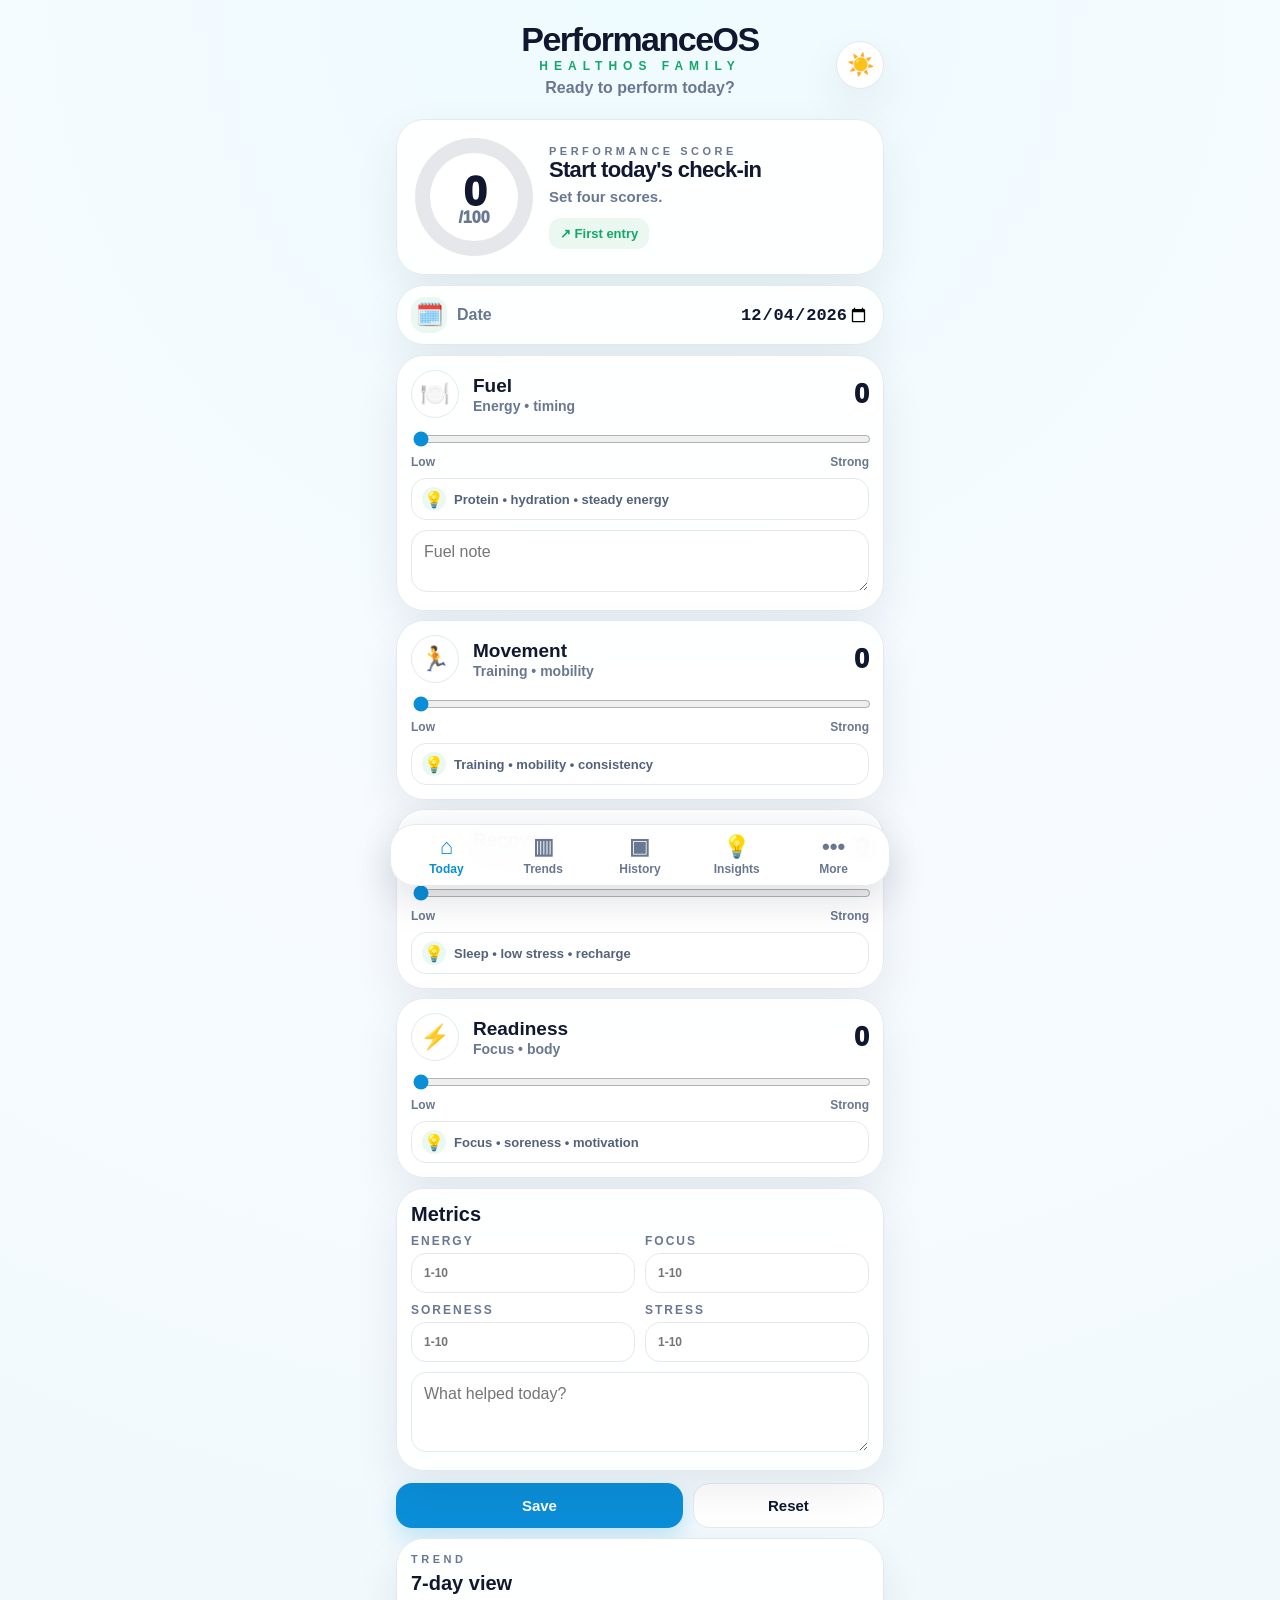
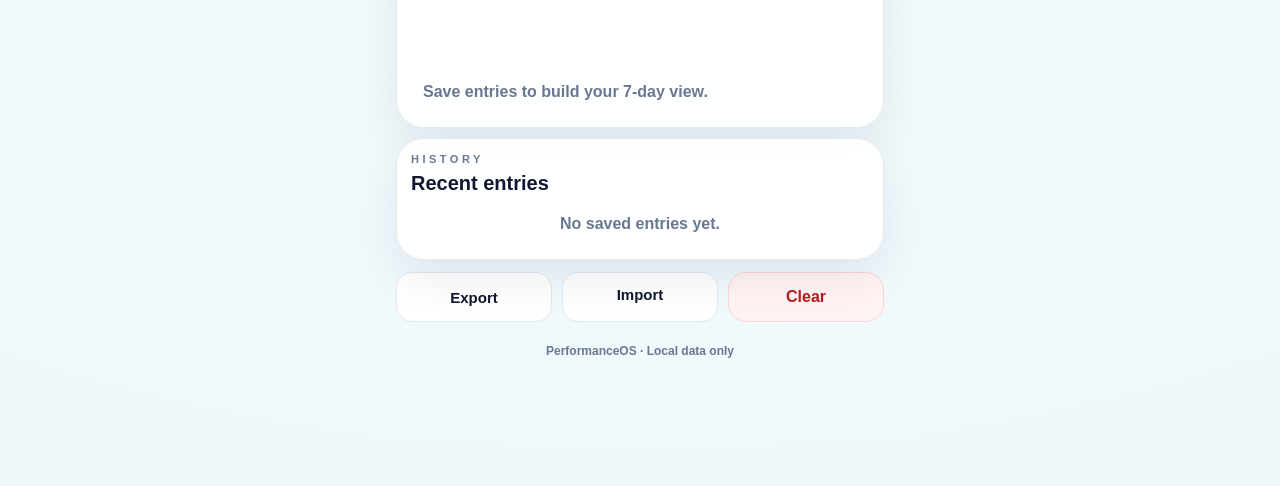
<file: index.html>
<!DOCTYPE html>
<html lang="en">
<head>
  <meta charset="UTF-8" />
  <meta name="viewport" content="width=device-width, initial-scale=1.0, viewport-fit=cover" />
  <meta name="theme-color" content="#f6fbff" />
  <title>PerformanceOS</title>
  <link rel="manifest" href="manifest.json?v=3" />
  <link rel="icon" href="favicon-32.png?v=3" sizes="32x32" type="image/png" />
  <link rel="apple-touch-icon" href="apple-touch-icon.png?v=3" />
  <link rel="apple-touch-icon" sizes="180x180" href="apple-touch-icon-180.png?v=3" />
  <meta name="apple-mobile-web-app-capable" content="yes" />
  <meta name="apple-mobile-web-app-title" content="PerformanceOS" />
  <meta name="apple-mobile-web-app-status-bar-style" content="default" />
  <style>
    :root{--bg:#f4fbff;--card:#fff;--ink:#10172f;--muted:#697790;--line:#e3e9ef;--blue:#0b8ed8;--green:#14a66a;--soft-green:#eaf8f1;--shadow:0 18px 45px rgba(16,23,47,.08);--radius:28px}
    *{box-sizing:border-box}html{scroll-behavior:smooth}body{margin:0;font-family:-apple-system,BlinkMacSystemFont,"Segoe UI",Roboto,Helvetica,Arial,sans-serif;background:radial-gradient(circle at 50% 0%,#eefbff 0,#f7fbff 40%,#eef8fb 100%);color:var(--ink)}
    .app{width:min(100%,520px);margin:0 auto;padding:14px 16px 106px;min-height:100vh}.topbar{display:grid;grid-template-columns:48px 1fr 48px;align-items:center;gap:8px;padding:6px 0 10px}.top-spacer{width:48px;height:48px}.theme{border:1px solid var(--line);background:var(--card);width:48px;height:48px;border-radius:50%;box-shadow:var(--shadow);font-size:22px}.brand{text-align:center}.brand h1{font-size:34px;margin:0;font-weight:900;letter-spacing:-1.5px}.eyebrow{color:var(--green);text-transform:uppercase;letter-spacing:6px;font-weight:900;font-size:12px;margin:0 0 6px}.subtitle{font-size:16px;color:var(--muted);font-weight:750;margin:0 0 12px}
    .card{background:rgba(255,255,255,.92);border:1px solid var(--line);border-radius:var(--radius);box-shadow:var(--shadow);backdrop-filter:blur(16px)}.score-card{display:grid;grid-template-columns:118px 1fr;gap:16px;align-items:center;padding:18px;margin-bottom:10px}.ring{width:118px;height:118px;border-radius:50%;display:grid;place-items:center;background:conic-gradient(var(--blue) calc(var(--score)*1%),#e5e7eb 0);position:relative}.ring:before{content:"";position:absolute;inset:15px;border-radius:50%;background:#fff}.score-num{position:relative;text-align:center;font-weight:950;font-size:42px;letter-spacing:-2px}.score-num small{display:block;font-size:16px;color:var(--muted);letter-spacing:0;margin-top:-7px}.label{font-size:11px;text-transform:uppercase;letter-spacing:3.5px;font-weight:900;color:var(--muted);margin:0 0 7px}.score-card h2{font-size:22px;margin:0 0 5px;letter-spacing:-.7px}.score-card p{margin:0}.insight{font-size:15px;font-weight:700;color:var(--muted)}.trend-pill{display:inline-flex;gap:7px;align-items:center;margin-top:13px;padding:8px 11px;border-radius:12px;background:var(--soft-green);color:var(--green);font-weight:900;font-size:13px}
    .date-card{display:flex;align-items:center;gap:10px;padding:11px 14px;margin-bottom:10px}.date-icon{width:36px;height:36px;border-radius:14px;display:grid;place-items:center;background:var(--soft-green);font-size:22px}.date-card label{font-weight:850;color:var(--muted);flex:1}.date-card input{border:0;background:transparent;color:var(--ink);font-size:17px;font-weight:900;text-align:right;min-width:132px}.domain{padding:14px;margin-bottom:9px}.domain-head{display:grid;grid-template-columns:52px 1fr 42px;gap:10px;align-items:center}.icon{width:48px;height:48px;border:1px solid var(--line);border-radius:50%;display:grid;place-items:center;font-size:24px;background:#fff}.domain h3{font-size:19px;margin:0 0 1px}.domain .desc{font-size:14px;color:var(--muted);font-weight:700;margin:0}.value{text-align:right;font-size:27px;font-weight:950}.slider-row{margin-top:11px}.slider-labels{display:flex;justify-content:space-between;color:var(--muted);font-size:12px;font-weight:800;margin-top:4px}input[type=range]{width:100%;accent-color:var(--blue)}.example{display:flex;align-items:center;gap:8px;margin-top:9px;border:1px solid var(--line);border-radius:15px;padding:8px 10px;color:#53627a;font-weight:700;font-size:13px;background:rgba(255,255,255,.72)}.bulb{width:24px;height:24px;border-radius:50%;display:grid;place-items:center;background:var(--soft-green);font-size:16px;flex:0 0 auto}.notes{display:none;margin-top:10px}.notes textarea{width:100%;border:1px solid var(--line);border-radius:16px;padding:12px;font:inherit;color:var(--ink);resize:vertical;background:#fff}.domain.open .notes{display:block}
    .panel{padding:14px;margin-top:10px}.panel h2{font-size:20px;margin:0 0 8px}.metric-grid{display:grid;grid-template-columns:1fr 1fr;gap:10px}.metric-grid label{font-size:12px;text-transform:uppercase;letter-spacing:2px;color:var(--muted);font-weight:900}.metric-grid input{width:100%;margin-top:5px;border:1px solid var(--line);border-radius:15px;padding:12px;font:inherit;font-weight:800;background:#fff;color:var(--ink)}.daily-note{width:100%;margin-top:10px;border:1px solid var(--line);border-radius:15px;padding:12px;font:inherit;background:#fff;color:var(--ink);resize:vertical}.actions{display:grid;grid-template-columns:1.2fr .8fr;gap:10px;margin-top:12px}button,.file-btn{cursor:pointer}button.primary{border:0;background:var(--blue);color:#fff;border-radius:16px;padding:13px;font-size:15px;font-weight:900;box-shadow:0 10px 24px rgba(11,155,219,.22)}body.dark button.primary{background:var(--blue);color:#fff}button.secondary,.file-btn{border:1px solid var(--line);background:#fff;color:var(--ink);border-radius:16px;padding:13px;font-size:15px;font-weight:900;text-align:center}button.danger{border:1px solid #ffd5d5;background:#fff3f3;color:#b91c1c;border-radius:18px;padding:15px;font-size:16px;font-weight:900}.file-btn input{display:none}.utility{grid-template-columns:1fr 1fr 1fr}.bars{display:flex;align-items:end;gap:8px;height:110px}.bar{flex:1;background:#dfe7ef;border-radius:12px 12px 4px 4px;min-height:9px;position:relative;overflow:hidden}.bar span{position:absolute;bottom:0;left:0;right:0;background:var(--blue);border-radius:inherit}.history{display:grid;gap:9px}.entry{display:flex;justify-content:space-between;gap:10px;border:1px solid var(--line);border-radius:16px;padding:12px;background:#fff}.entry strong{font-size:18px}.entry small{color:var(--muted);font-weight:800}.empty{color:var(--muted);font-weight:700;text-align:center;padding:12px}.bottom-nav{position:fixed;left:50%;bottom:14px;transform:translateX(-50%);width:min(calc(100% - 24px),500px);display:grid;grid-template-columns:repeat(5,1fr);gap:2px;padding:9px 8px;border-radius:25px;background:rgba(255,255,255,.94);border:1px solid var(--line);box-shadow:0 12px 40px rgba(16,23,47,.14);backdrop-filter:blur(18px)}.bottom-nav a{color:var(--muted);text-decoration:none;text-align:center;font-size:12px;font-weight:800}.bottom-nav a span{display:block;font-size:22px;margin-bottom:2px}.bottom-nav a.active{color:var(--blue)}footer{text-align:center;color:var(--muted);font-weight:700;font-size:12px;margin:22px 0}
    body.dark{--bg:#0d1424;--card:#141d31;--ink:#f7fbff;--muted:#a9b6cc;--line:#26334b;--soft-green:#103827;background:radial-gradient(circle at 50% 0%,#17263e 0,#0d1424 58%)}body.dark .card,body.dark .date-card input,body.dark .theme,body.dark .icon,body.dark .metric-grid input,body.dark textarea,body.dark .entry,body.dark button.secondary,body.dark .file-btn{background:#141d31;color:var(--ink)}body.dark .ring:before{background:#141d31}body.dark .bottom-nav{background:rgba(20,29,49,.94)}
    @media(max-width:390px){.app{padding-left:12px;padding-right:12px}.topbar{grid-template-columns:36px 1fr 44px}.top-spacer{width:36px}.brand h1{font-size:30px}.eyebrow{letter-spacing:4px}.subtitle{font-size:15px}.score-card{grid-template-columns:100px 1fr;gap:12px;padding:16px}.ring{width:100px;height:100px}.ring:before{inset:12px}.score-num{font-size:36px}.score-card h2{font-size:20px}.label{letter-spacing:2.5px}.domain-head{grid-template-columns:46px 1fr 38px}.icon{width:44px;height:44px}.value{font-size:24px}.utility{grid-template-columns:1fr}}
  </style>
</head>
<body>
  <main class="app">
    <header class="topbar"><span class="top-spacer" aria-hidden="true"></span><div class="brand"><h1>PerformanceOS</h1><p class="eyebrow">HealthOS Family</p><p class="subtitle">Ready to perform today?</p></div><button id="themeToggle" class="theme" type="button" aria-label="Toggle theme">☀️</button></header>
    <section class="score-card card" id="today"><div class="ring" id="ring" style="--score:0"><div class="score-num"><span id="dailyScore">0</span><small>/100</small></div></div><div><p class="label">Performance Score</p><h2 id="status">Start today’s check-in</h2><p class="insight" id="insight">Set four scores.</p><div class="trend-pill" id="trendPill">↗ First entry</div></div></section>
    <section class="date-card card"><span class="date-icon">🗓️</span><label for="entryDate">Date</label><input id="entryDate" type="date" /></section>
    <form id="domainForm">
      <article class="domain card open" data-key="fuel">
        <div class="domain-head"><span class="icon">🍽️</span><div><h3>Fuel</h3><p class="desc">Energy • timing</p></div><div class="value" id="fuelValue">0</div></div>
        <div class="slider-row"><input id="fuel" type="range" min="0" max="25" value="0"><div class="slider-labels"><span>Low</span><span>Strong</span></div></div>
        <div class="example"><span class="bulb">💡</span>Protein • hydration • steady energy</div>
        <div class="notes"><textarea id="fuelNote" rows="2" placeholder="Fuel note"></textarea></div>
      </article>
      <article class="domain card" data-key="movement">
        <div class="domain-head"><span class="icon">🏃</span><div><h3>Movement</h3><p class="desc">Training • mobility</p></div><div class="value" id="movementValue">0</div></div>
        <div class="slider-row"><input id="movement" type="range" min="0" max="25" value="0"><div class="slider-labels"><span>Low</span><span>Strong</span></div></div>
        <div class="example"><span class="bulb">💡</span>Training • mobility • consistency</div>
        <div class="notes"><textarea id="movementNote" rows="2" placeholder="Movement note"></textarea></div>
      </article>
      <article class="domain card" data-key="recovery">
        <div class="domain-head"><span class="icon">🌙</span><div><h3>Recovery</h3><p class="desc">Sleep • stress</p></div><div class="value" id="recoveryValue">0</div></div>
        <div class="slider-row"><input id="recovery" type="range" min="0" max="25" value="0"><div class="slider-labels"><span>Low</span><span>Strong</span></div></div>
        <div class="example"><span class="bulb">💡</span>Sleep • low stress • recharge</div>
        <div class="notes"><textarea id="recoveryNote" rows="2" placeholder="Recovery note"></textarea></div>
      </article>
      <article class="domain card" data-key="readiness">
        <div class="domain-head"><span class="icon">⚡</span><div><h3>Readiness</h3><p class="desc">Focus • body</p></div><div class="value" id="readinessValue">0</div></div>
        <div class="slider-row"><input id="readiness" type="range" min="0" max="25" value="0"><div class="slider-labels"><span>Low</span><span>Strong</span></div></div>
        <div class="example"><span class="bulb">💡</span>Focus • soreness • motivation</div>
        <div class="notes"><textarea id="readinessNote" rows="2" placeholder="Readiness note"></textarea></div>
      </article>
    </form>
    <section class="panel card" id="insights"><h2>Metrics</h2><div class="metric-grid">
        <label>Energy<input id="energy" type="text" placeholder="1-10"></label>
        <label>Focus<input id="focus" type="text" placeholder="1-10"></label>
        <label>Soreness<input id="soreness" type="text" placeholder="1-10"></label>
        <label>Stress<input id="stress" type="text" placeholder="1-10"></label>
      </div><textarea class="daily-note" id="dailyNote" rows="3" placeholder="What helped today?"></textarea></section>
    <section class="actions"><button class="primary" id="saveBtn" type="button">Save</button><button class="secondary" id="resetBtn" type="button">Reset</button></section>
    <section class="panel card" id="trends"><p class="label">Trend</p><h2>7-day view</h2><div class="bars" id="bars"></div></section>
    <section class="panel card" id="history"><p class="label">History</p><h2>Recent entries</h2><div class="history" id="historyList"></div></section>
    <section class="actions utility" id="more"><button class="secondary" id="exportBtn" type="button">Export</button><label class="file-btn">Import<input id="importFile" type="file" accept="application/json"></label><button class="danger" id="clearBtn" type="button">Clear</button></section>
    <footer><strong>PerformanceOS</strong> · Local data only</footer>
  </main>
  <nav class="bottom-nav"><a class="active" href="#today"><span>⌂</span>Today</a><a href="#trends"><span>▥</span>Trends</a><a href="#history"><span>▣</span>History</a><a href="#insights"><span>💡</span>Insights</a><a href="#more"><span>•••</span>More</a></nav>
<script>
const keys=["fuel", "movement", "recovery", "readiness"]; const metricKeys=["energy", "focus", "soreness", "stress"]; const statuses=[[85,"Performance ready","Strong readiness today."],[70,"Good momentum","Good base. Tighten one domain."],[50,"Needs support","Choose one small reset today."],[1,"Low readiness","Start with fuel, movement, or rest."],[0,"Start today's check-in","Set four scores."]];
const $=id=>document.getElementById(id); const store='performanceos_v2_entries'; const today=()=>new Date().toISOString().slice(0,10); $('entryDate').value=today(); let entries=JSON.parse(localStorage.getItem(store)||'[]');
function score(){return keys.reduce((s,k)=>s+Number($(k).value||0),0)}
function status(s){for(const row of statuses){if(s>=row[0])return [row[1],row[2]]}return [statuses.at(-1)[1],statuses.at(-1)[2]]}
function prevScore(date){return entries.filter(e=>e.date<date).sort((a,b)=>b.date.localeCompare(a.date))[0]?.score}
function update(){const s=score(); $('dailyScore').textContent=s; $('ring').style.setProperty('--score',s); keys.forEach(k=>$(k+'Value').textContent=$(k).value); const [h,i]=status(s); $('status').textContent=h; $('insight').textContent=i; const p=prevScore($('entryDate').value); $('trendPill').textContent=p==null?'↗ First entry':`${s-p>=0?'↗ +':'↘ '}${s-p} vs previous`;}
function entry(){const e={date:$('entryDate').value,score:score(),createdAt:new Date().toISOString(),metrics:{},note:$('dailyNote').value,domains:{}}; metricKeys.forEach(k=>e.metrics[k]=$(k).value); keys.forEach(k=>e.domains[k]={value:Number($(k).value),note:$(k+'Note').value}); return e;}
function save(){const e=entry(); entries=entries.filter(x=>x.date!==e.date); entries.push(e); entries.sort((a,b)=>a.date.localeCompare(b.date)); localStorage.setItem(store,JSON.stringify(entries)); render(); alert('Saved.');}
function render(){renderBars(); renderHistory(); update();}
function renderBars(){const recent=[...entries].sort((a,b)=>a.date.localeCompare(b.date)).slice(-7); $('bars').innerHTML=recent.length?recent.map(e=>`<div class="bar" title="${e.date}: ${e.score}"><span style="height:${Math.max(7,e.score)}%"></span></div>`).join(''):'<div class="empty">Save entries to build your 7-day view.</div>';}
function renderHistory(){const recent=[...entries].sort((a,b)=>b.date.localeCompare(a.date)).slice(0,8); $('historyList').innerHTML=recent.length?recent.map(e=>`<div class="entry"><div><strong>${e.date}</strong><br><small>${status(e.score)[0]}</small></div><strong>${e.score}/100</strong></div>`).join(''):'<div class="empty">No saved entries yet.</div>';}
function loadDate(){const e=entries.find(x=>x.date===$('entryDate').value); if(!e)return; keys.forEach(k=>{$(k).value=e.domains?.[k]?.value||0; $(k+'Note').value=e.domains?.[k]?.note||''}); metricKeys.forEach(k=>$(k).value=e.metrics?.[k]||''); $('dailyNote').value=e.note||''; update();}
keys.forEach(k=>$(k).addEventListener('input',update)); $('entryDate').addEventListener('change',()=>{loadDate();update();}); document.querySelectorAll('.domain').forEach(card=>card.addEventListener('click',e=>{if(e.target.tagName==='INPUT'||e.target.tagName==='TEXTAREA')return; card.classList.toggle('open');}));
$('saveBtn').onclick=save; $('resetBtn').onclick=()=>{keys.forEach(k=>{$(k).value=0;$(k+'Note').value=''});metricKeys.forEach(k=>$(k).value='');$('dailyNote').value='';update();};
$('exportBtn').onclick=()=>{const blob=new Blob([JSON.stringify(entries,null,2)],{type:'application/json'});const a=document.createElement('a');a.href=URL.createObjectURL(blob);a.download='performanceos-data.json';a.click();};
$('importFile').onchange=e=>{const f=e.target.files[0]; if(!f)return; const r=new FileReader(); r.onload=()=>{entries=JSON.parse(r.result); localStorage.setItem(store,JSON.stringify(entries)); render();}; r.readAsText(f);};
$('clearBtn').onclick=()=>{if(confirm('Clear all PerformanceOS data on this device?')){entries=[];localStorage.removeItem(store);render();}};
$('themeToggle').onclick=()=>{document.body.classList.toggle('dark'); localStorage.setItem('performanceos_v2_entries_theme',document.body.classList.contains('dark')?'dark':'light');}; if(localStorage.getItem('performanceos_v2_entries_theme')==='dark')document.body.classList.add('dark'); render();
</script>
</body></html>
</file>
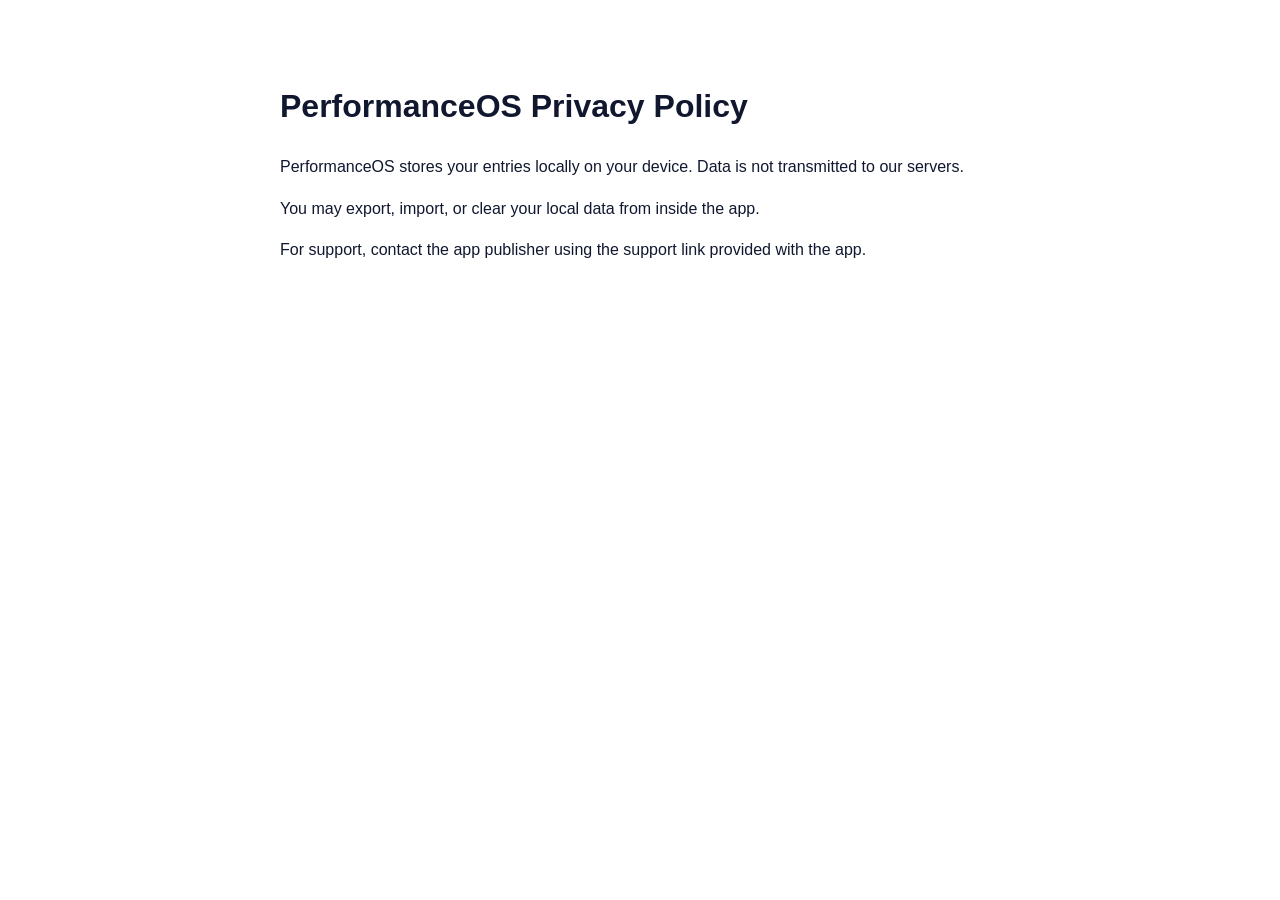
<file: privacy.html>
<!doctype html><html><head><meta name="viewport" content="width=device-width,initial-scale=1"><title>PerformanceOS Privacy</title><style>body{font-family:-apple-system,BlinkMacSystemFont,"Segoe UI",sans-serif;max-width:720px;margin:40px auto;padding:20px;line-height:1.6;color:#10172f}</style></head><body><h1>PerformanceOS Privacy Policy</h1><p>PerformanceOS stores your entries locally on your device. Data is not transmitted to our servers.</p><p>You may export, import, or clear your local data from inside the app.</p><p>For support, contact the app publisher using the support link provided with the app.</p></body></html>
</file>
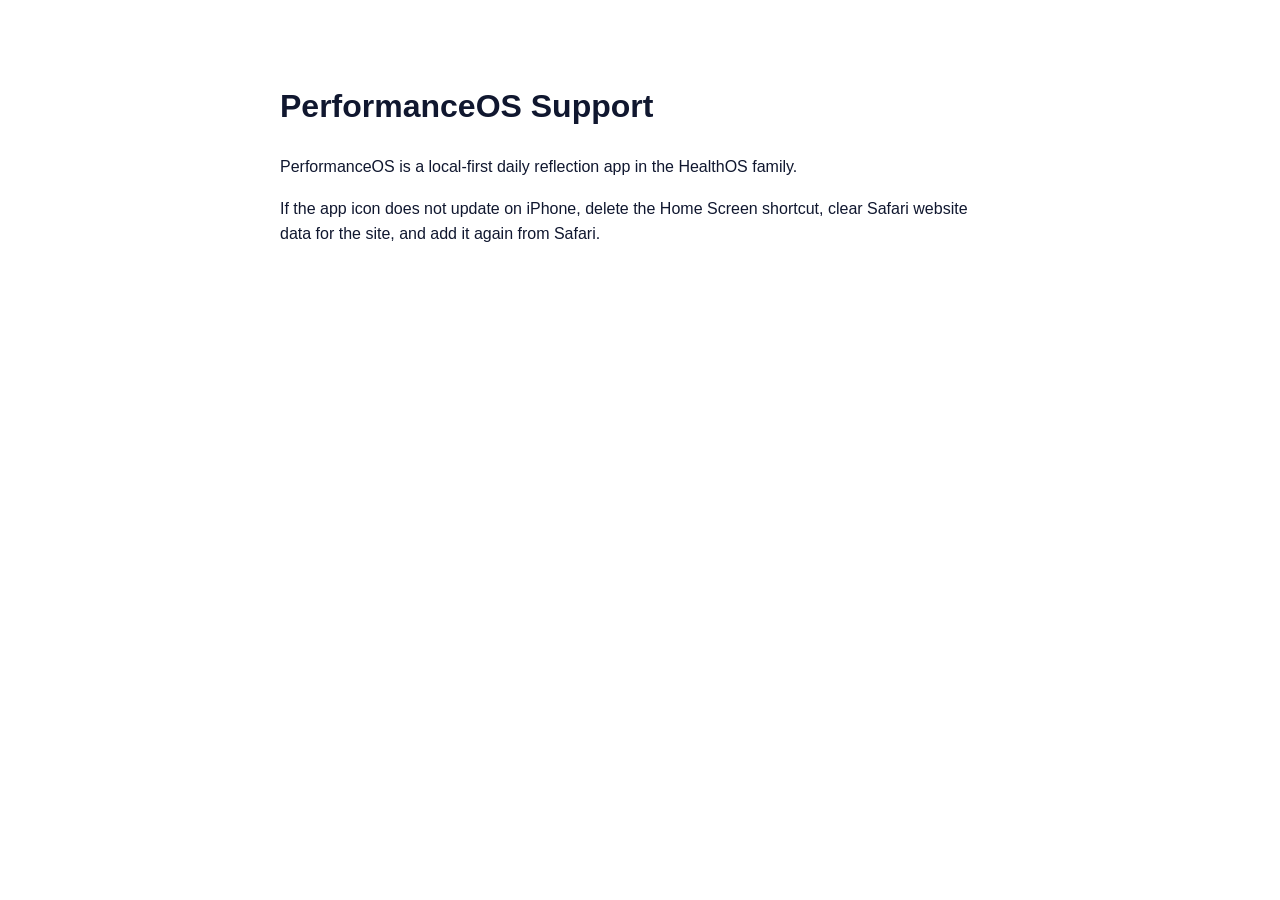
<file: support.html>
<!doctype html><html><head><meta name="viewport" content="width=device-width,initial-scale=1"><title>PerformanceOS Support</title><style>body{font-family:-apple-system,BlinkMacSystemFont,"Segoe UI",sans-serif;max-width:720px;margin:40px auto;padding:20px;line-height:1.6;color:#10172f}</style></head><body><h1>PerformanceOS Support</h1><p>PerformanceOS is a local-first daily reflection app in the HealthOS family.</p><p>If the app icon does not update on iPhone, delete the Home Screen shortcut, clear Safari website data for the site, and add it again from Safari.</p></body></html>
</file>
